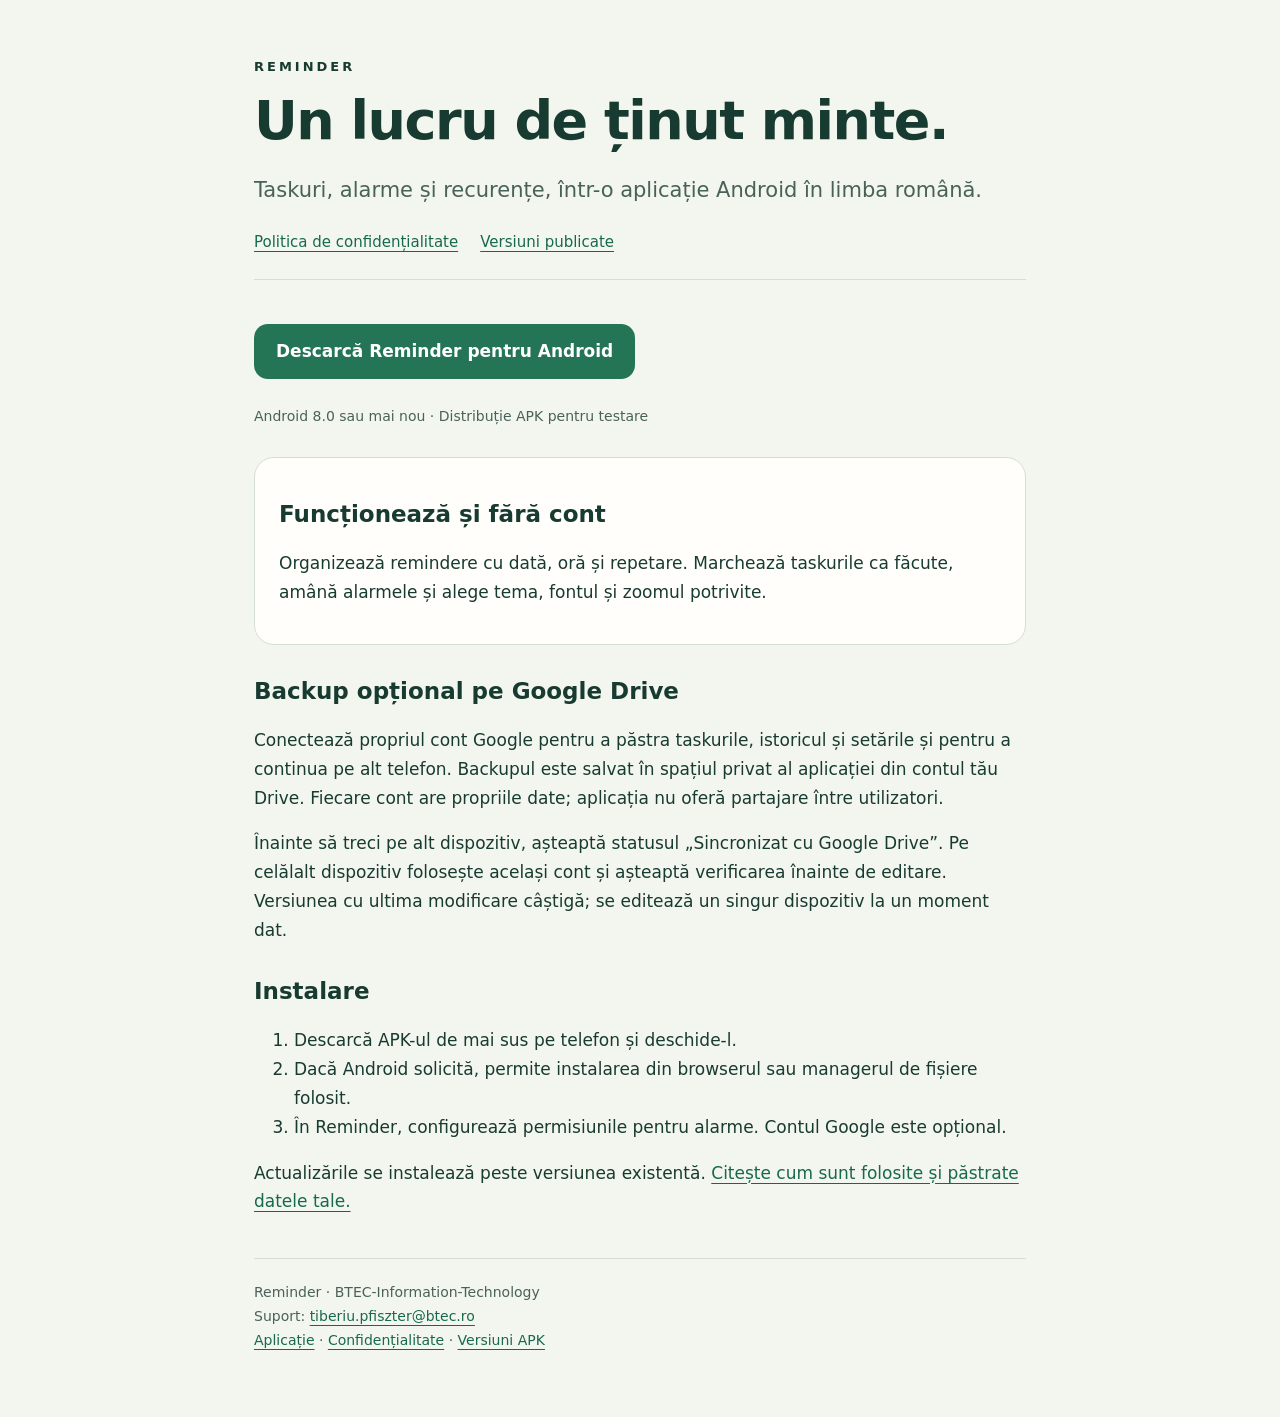
<file: docs/index.html>
<!doctype html><html lang="ro"><head><meta charset="utf-8"><meta name="viewport" content="width=device-width, initial-scale=1"><meta name="description" content="Reminder pentru Android: taskuri, alarme și backup opțional în Google Drive."><title>Reminder pentru Android</title><link rel="stylesheet" href="style.css"></head><body><main><header><div class="eyebrow">Reminder</div><h1>Un lucru de ținut minte.</h1><p class="lead">Taskuri, alarme și recurențe, într-o aplicație Android în limba română.</p><nav><a href="privacy.html">Politica de confidențialitate</a><a href="https://github.com/BTEC-Information-Technology/Reminder-Downloads/releases">Versiuni publicate</a></nav></header>
<a class="button" href="https://github.com/BTEC-Information-Technology/Reminder-Downloads/releases/latest/download/Reminder.apk">Descarcă Reminder pentru Android</a><p class="meta">Android 8.0 sau mai nou · Distribuție APK pentru testare</p>
<div class="card"><h2>Funcționează și fără cont</h2><p>Organizează remindere cu dată, oră și repetare. Marchează taskurile ca făcute, amână alarmele și alege tema, fontul și zoomul potrivite.</p></div>
<h2>Backup opțional pe Google Drive</h2><p>Conectează propriul cont Google pentru a păstra taskurile, istoricul și setările și pentru a continua pe alt telefon. Backupul este salvat în spațiul privat al aplicației din contul tău Drive. Fiecare cont are propriile date; aplicația nu oferă partajare între utilizatori.</p><p>Înainte să treci pe alt dispozitiv, așteaptă statusul „Sincronizat cu Google Drive”. Pe celălalt dispozitiv folosește același cont și așteaptă verificarea înainte de editare. Versiunea cu ultima modificare câștigă; se editează un singur dispozitiv la un moment dat.</p>
<h2>Instalare</h2><ol><li>Descarcă APK-ul de mai sus pe telefon și deschide-l.</li><li>Dacă Android solicită, permite instalarea din browserul sau managerul de fișiere folosit.</li><li>În Reminder, configurează permisiunile pentru alarme. Contul Google este opțional.</li></ol><p>Actualizările se instalează peste versiunea existentă. <a href="privacy.html">Citește cum sunt folosite și păstrate datele tale.</a></p><footer>Reminder · BTEC-Information-Technology<br>Suport: <a href="mailto:tiberiu.pfiszter@btec.ro">tiberiu.pfiszter@btec.ro</a><br><a href="./">Aplicație</a> · <a href="privacy.html">Confidențialitate</a> · <a href="https://github.com/BTEC-Information-Technology/Reminder-Downloads/releases">Versiuni APK</a></footer></main></body></html>
</file>
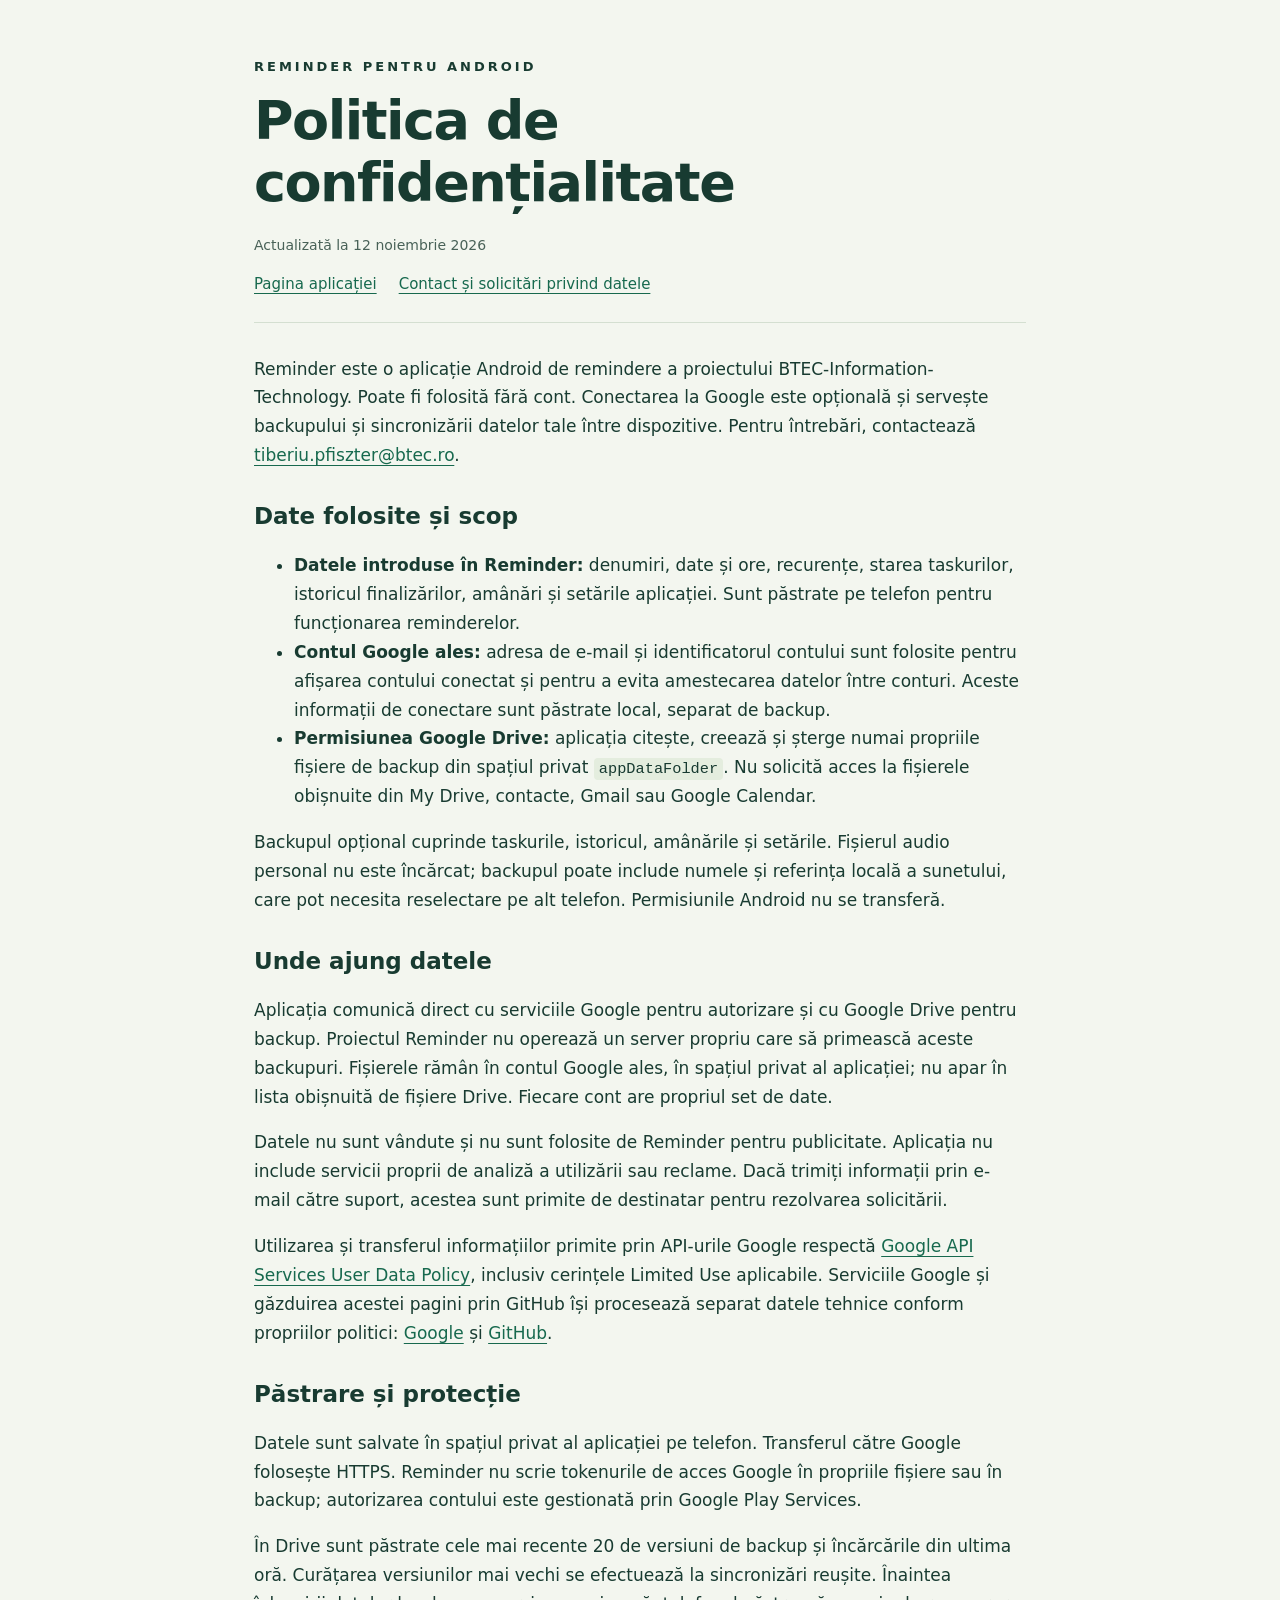
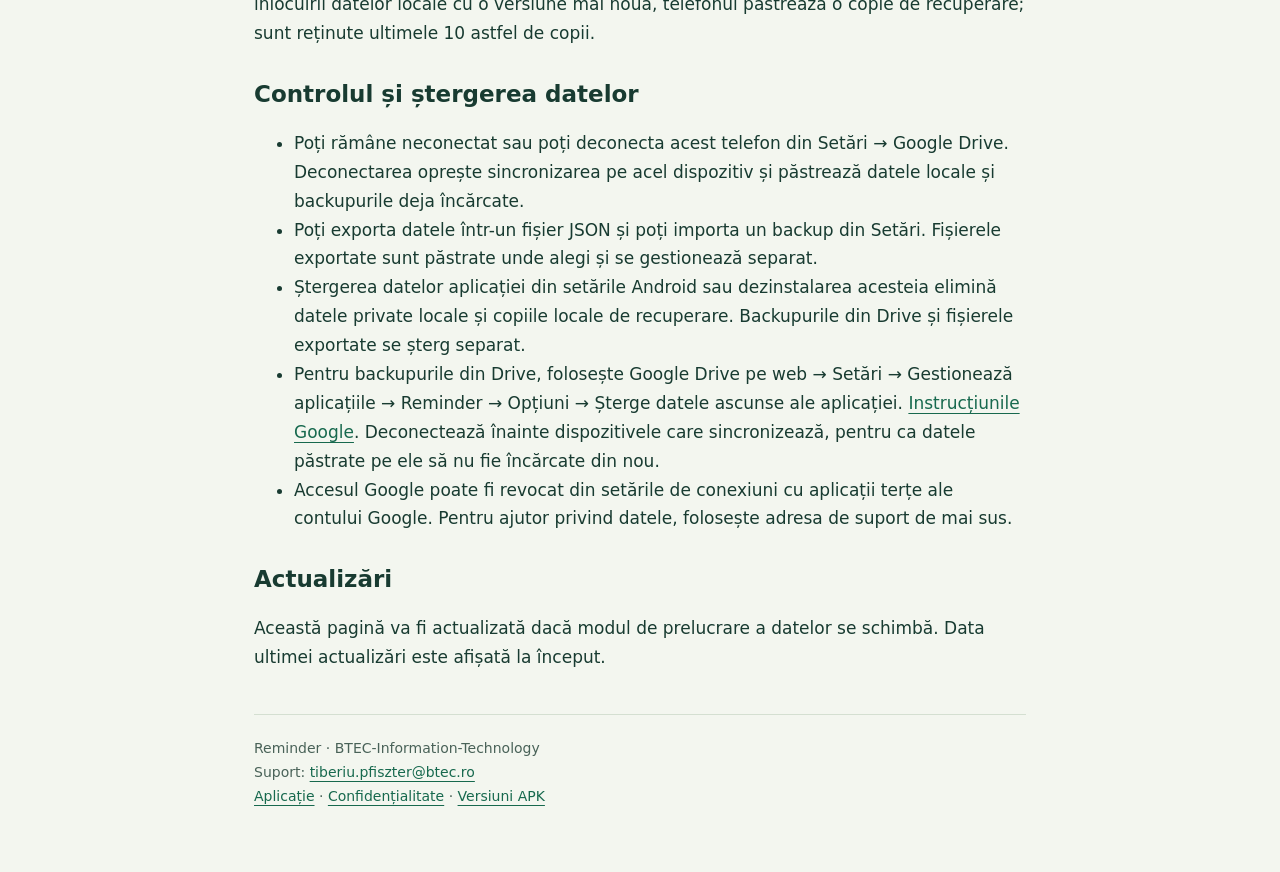
<file: docs/privacy.html>
<!doctype html><html lang="ro"><head><meta charset="utf-8"><meta name="viewport" content="width=device-width, initial-scale=1"><meta name="description" content="Reminder pentru Android: taskuri, alarme și backup opțional în Google Drive."><title>Politica de confidențialitate — Reminder</title><link rel="stylesheet" href="style.css"></head><body><main><header><div class="eyebrow">Reminder pentru Android</div><h1>Politica de confidențialitate</h1><p class="meta">Actualizată la 12 noiembrie 2026</p><nav><a href="./">Pagina aplicației</a><a href="mailto:tiberiu.pfiszter@btec.ro">Contact și solicitări privind datele</a></nav></header>
<p>Reminder este o aplicație Android de remindere a proiectului BTEC-Information-Technology. Poate fi folosită fără cont. Conectarea la Google este opțională și servește backupului și sincronizării datelor tale între dispozitive. Pentru întrebări, contactează <a href="mailto:tiberiu.pfiszter@btec.ro">tiberiu.pfiszter@btec.ro</a>.</p>
<h2>Date folosite și scop</h2><ul><li><strong>Datele introduse în Reminder:</strong> denumiri, date și ore, recurențe, starea taskurilor, istoricul finalizărilor, amânări și setările aplicației. Sunt păstrate pe telefon pentru funcționarea reminderelor.</li><li><strong>Contul Google ales:</strong> adresa de e-mail și identificatorul contului sunt folosite pentru afișarea contului conectat și pentru a evita amestecarea datelor între conturi. Aceste informații de conectare sunt păstrate local, separat de backup.</li><li><strong>Permisiunea Google Drive:</strong> aplicația citește, creează și șterge numai propriile fișiere de backup din spațiul privat <code>appDataFolder</code>. Nu solicită acces la fișierele obișnuite din My Drive, contacte, Gmail sau Google Calendar.</li></ul>
<p>Backupul opțional cuprinde taskurile, istoricul, amânările și setările. Fișierul audio personal nu este încărcat; backupul poate include numele și referința locală a sunetului, care pot necesita reselectare pe alt telefon. Permisiunile Android nu se transferă.</p>
<h2>Unde ajung datele</h2><p>Aplicația comunică direct cu serviciile Google pentru autorizare și cu Google Drive pentru backup. Proiectul Reminder nu operează un server propriu care să primească aceste backupuri. Fișierele rămân în contul Google ales, în spațiul privat al aplicației; nu apar în lista obișnuită de fișiere Drive. Fiecare cont are propriul set de date.</p><p>Datele nu sunt vândute și nu sunt folosite de Reminder pentru publicitate. Aplicația nu include servicii proprii de analiză a utilizării sau reclame. Dacă trimiți informații prin e-mail către suport, acestea sunt primite de destinatar pentru rezolvarea solicitării.</p>
<p>Utilizarea și transferul informațiilor primite prin API-urile Google respectă <a href="https://developers.google.com/terms/api-services-user-data-policy">Google API Services User Data Policy</a>, inclusiv cerințele Limited Use aplicabile. Serviciile Google și găzduirea acestei pagini prin GitHub își procesează separat datele tehnice conform propriilor politici: <a href="https://policies.google.com/privacy">Google</a> și <a href="https://docs.github.com/en/site-policy/privacy-policies/github-general-privacy-statement">GitHub</a>.</p>
<h2>Păstrare și protecție</h2><p>Datele sunt salvate în spațiul privat al aplicației pe telefon. Transferul către Google folosește HTTPS. Reminder nu scrie tokenurile de acces Google în propriile fișiere sau în backup; autorizarea contului este gestionată prin Google Play Services.</p><p>În Drive sunt păstrate cele mai recente 20 de versiuni de backup și încărcările din ultima oră. Curățarea versiunilor mai vechi se efectuează la sincronizări reușite. Înaintea înlocuirii datelor locale cu o versiune mai nouă, telefonul păstrează o copie de recuperare; sunt reținute ultimele 10 astfel de copii.</p>
<h2>Controlul și ștergerea datelor</h2><ul><li>Poți rămâne neconectat sau poți deconecta acest telefon din Setări → Google Drive. Deconectarea oprește sincronizarea pe acel dispozitiv și păstrează datele locale și backupurile deja încărcate.</li><li>Poți exporta datele într-un fișier JSON și poți importa un backup din Setări. Fișierele exportate sunt păstrate unde alegi și se gestionează separat.</li><li>Ștergerea datelor aplicației din setările Android sau dezinstalarea acesteia elimină datele private locale și copiile locale de recuperare. Backupurile din Drive și fișierele exportate se șterg separat.</li><li>Pentru backupurile din Drive, folosește Google Drive pe web → Setări → Gestionează aplicațiile → Reminder → Opțiuni → Șterge datele ascunse ale aplicației. <a href="https://support.google.com/drive/answer/6374270">Instrucțiunile Google</a>. Deconectează înainte dispozitivele care sincronizează, pentru ca datele păstrate pe ele să nu fie încărcate din nou.</li><li>Accesul Google poate fi revocat din setările de conexiuni cu aplicații terțe ale contului Google. Pentru ajutor privind datele, folosește adresa de suport de mai sus.</li></ul>
<h2>Actualizări</h2><p>Această pagină va fi actualizată dacă modul de prelucrare a datelor se schimbă. Data ultimei actualizări este afișată la început.</p><footer>Reminder · BTEC-Information-Technology<br>Suport: <a href="mailto:tiberiu.pfiszter@btec.ro">tiberiu.pfiszter@btec.ro</a><br><a href="./">Aplicație</a> · <a href="privacy.html">Confidențialitate</a> · <a href="https://github.com/BTEC-Information-Technology/Reminder-Downloads/releases">Versiuni APK</a></footer></main></body></html>
</file>
<file: docs/style.css>
*{box-sizing:border-box}body{margin:0;background:#f3f6ef;color:#183b31;font:17px/1.7 system-ui,-apple-system,Segoe UI,sans-serif}main{max-width:820px;margin:auto;padding:56px 24px 64px}header{border-bottom:1px solid #d4dfd1;padding-bottom:24px;margin-bottom:32px}h1{font-size:clamp(34px,7vw,54px);line-height:1.15;letter-spacing:-1.5px;margin:12px 0 20px}h2{font-size:23px;line-height:1.3;margin-top:32px}a{color:#17694e;text-underline-offset:4px}nav{display:flex;gap:22px;flex-wrap:wrap;font-size:15px}p,li{overflow-wrap:anywhere}.eyebrow{font-size:13px;font-weight:700;letter-spacing:3px;text-transform:uppercase}.lead{font-size:21px;color:#496258}.button{display:inline-block;background:#247555;color:white;border-radius:14px;padding:13px 22px;text-decoration:none;font-weight:650;margin:12px 0}.card{background:#fffefa;border:1px solid #d4dfd1;border-radius:20px;padding:10px 24px 20px;margin:28px 0}footer{border-top:1px solid #d4dfd1;margin-top:42px;padding-top:22px;font-size:14px;color:#496258}.meta{font-size:14px;color:#496258}code{font-size:.9em;background:#e4edde;padding:2px 5px;border-radius:4px}@media(max-width:480px){main{padding:32px 20px}body{font-size:16px}.card{padding:8px 18px 16px}}
</file>
